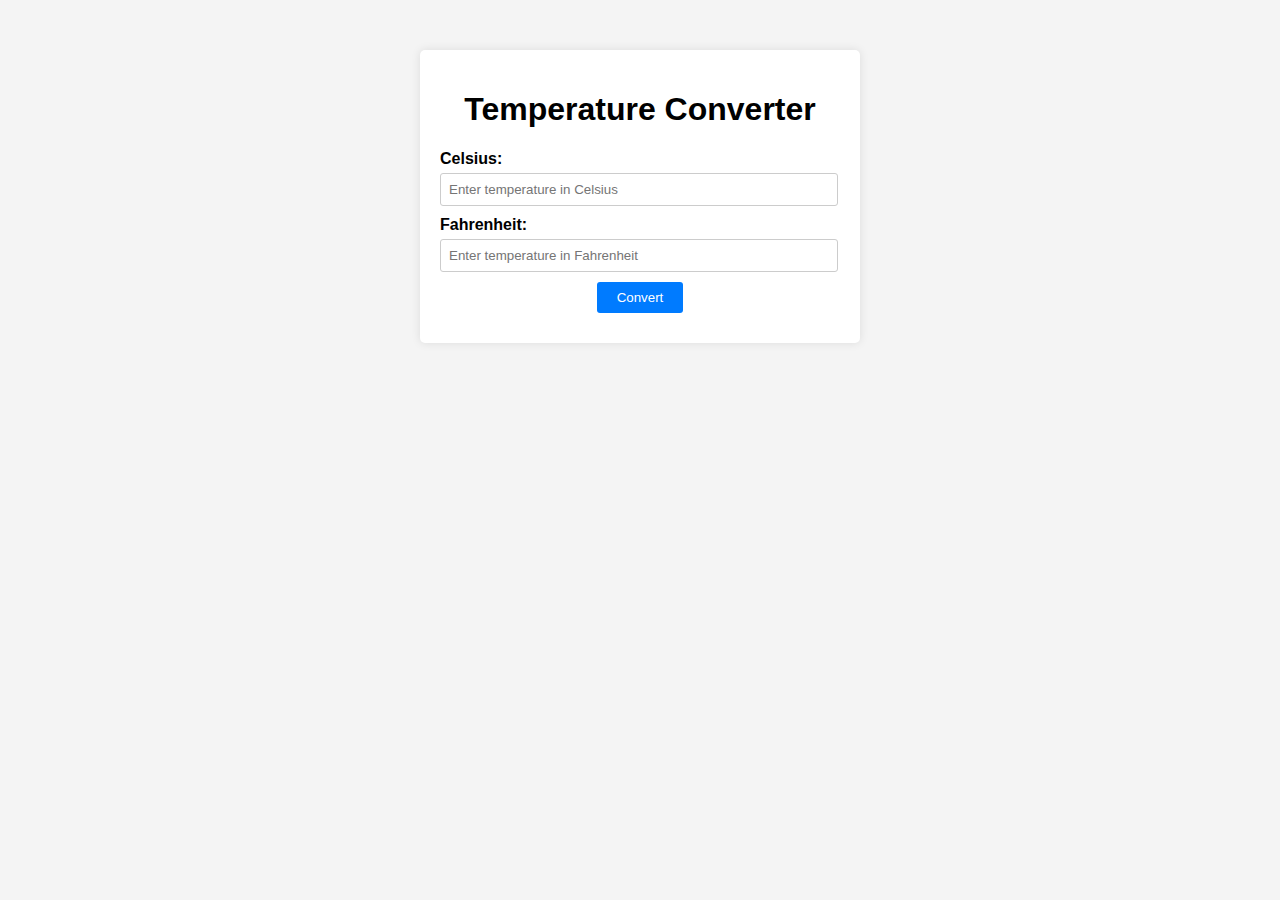
<file: 02-Temperature/index.html>
<!DOCTYPE html>
<html lang="en">
<head>
    <meta charset="UTF-8">
    <meta name="viewport" content="width=device-width, initial-scale=1.0">
    <link rel="stylesheet" href="styles.css">
    <title>Temperature Converter</title>
</head>
<body>
    <div class="container">
        <h1>Temperature Converter</h1>
        <div class="input-container">
            <label for="celsius">Celsius:</label>
            <input type="number" id="celsius" placeholder="Enter temperature in Celsius">
        </div>
        <div class="input-container">
            <label for="fahrenheit">Fahrenheit:</label>
            <input type="number" id="fahrenheit" placeholder="Enter temperature in Fahrenheit">
        </div>
        <button id="convertBtn">Convert</button>
    </div>
    <script src="script.js"></script>
</body>
</html>
</file>
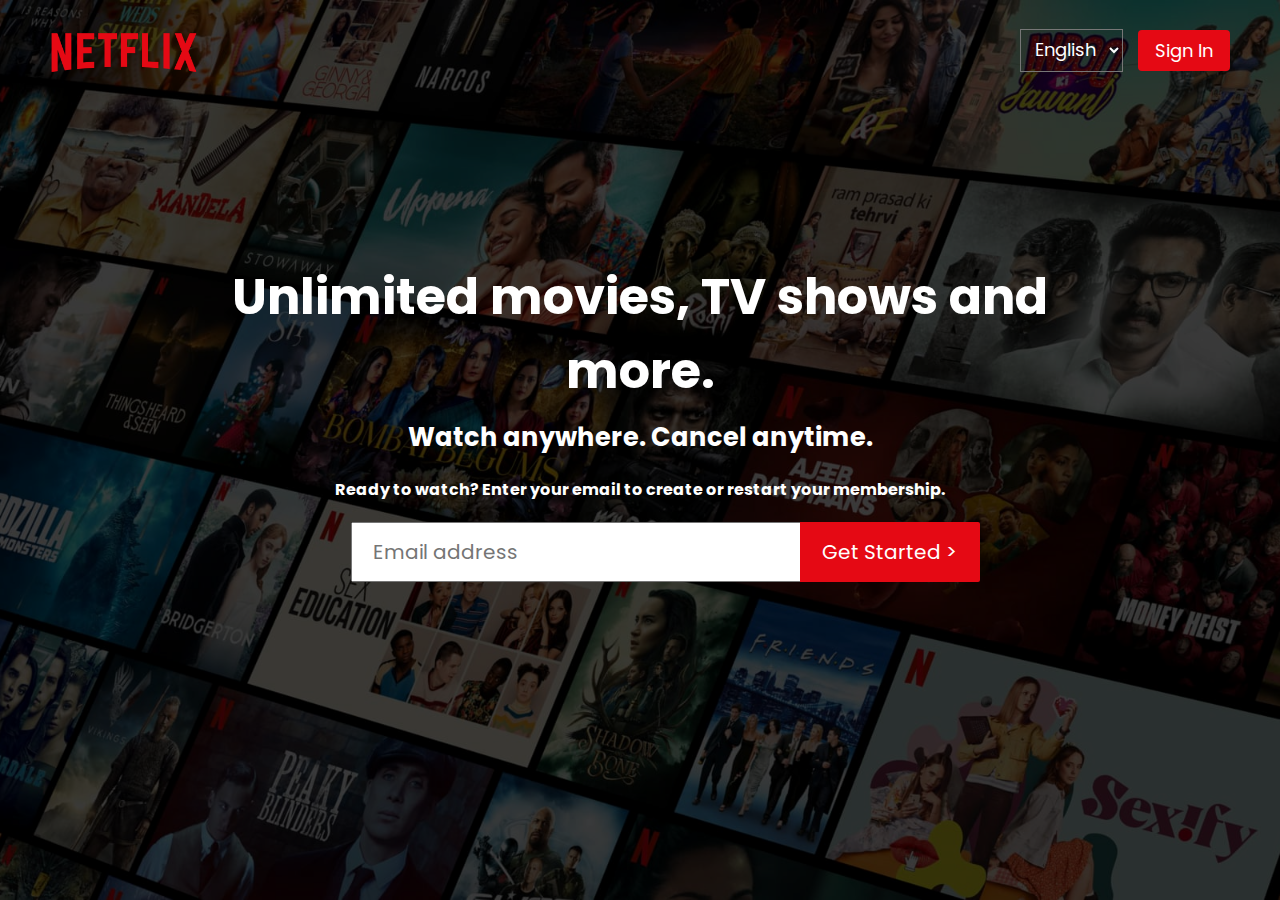
<file: 03-Netflix/index.html>
<!DOCTYPE html>
<html lang="en">

<head>
    <meta charset="UTF-8">
    <meta http-equiv="X-UA-Compatible" content="IE=edge">
    <meta name="viewport" content="width=device-width, initial-scale=1.0">
    <link rel="stylesheet" href="style.css">
    <title>Netflix India - Watch TV Shows Online, Watch Movies Online</title>
    <link rel="icon" type="image/png" href="images/netflx-icon.png"/>

</head>
<body>

    <div class="container">
        <nav class="navbar">
            <div class="left">
                <img src="images/netflix-logo.png" alt="">
            </div>
            <div class="right">
                <select name="language" class="language">
                    <option value="English">English</option>
                    <option value="Hindi">Hindi</option>
                </select>
                <button><a href="#">Sign In</a></button>
            </div>
        </nav>

        <div class="title">
            <div class="content">
                <h1>Unlimited movies, TV shows and more.</h1>
                <h2>Watch anywhere. Cancel anytime.</h2>
                <form action="#">
                    <h3>Ready to watch? Enter your email to create or restart your membership.</h3>
                    <div class="email">
                        <input type="email" name="email" placeholder="Email address" required>
                        <button><a href="#">Get Started  ></a></button>
                    </div>
                </form>
            </div>
        </div>
    </div>
</body>
</html>
</file>
<file: 02-Temperature/styles.css>
body {
    font-family: Arial, sans-serif;
    background-color: #f4f4f4;
    margin: 0;
    padding: 0;
}

.container {
    max-width: 400px;
    margin: 50px auto;
    background-color: #fff;
    padding: 20px;
    border-radius: 5px;
    box-shadow: 0 0 10px rgba(0, 0, 0, 0.1);
}

h1 {
    text-align: center;
}

.input-container {
    margin-bottom: 10px;
    margin-right: 20px;
}

label {
    display: block;
    font-weight: bold;
    margin-bottom: 5px;
}

input {
    width: 100%;
    padding: 8px;
    border: 1px solid #ccc;
    border-radius: 3px;
}

button {
    display: block;
    margin: 10px auto;
    padding: 8px 20px;
    background-color: #007bff;
    color: #fff;
    border: none;
    border-radius: 3px;
    cursor: pointer;
}

button:hover {
    background-color: #0056b3;
}
</file>
<file: 03-Netflix/style.css>
@import url('https://fonts.googleapis.com/css2?family=Poppins:wght@300&display=swap');

*{
    padding: 0;
    margin: 0;
    box-sizing: border-box;
    font-family: 'Poppins', sans-serif;
}
body{
    width: 100%;
    height: 100%;
    color: white;
    background: black;
}
.container::before{
    content: "";
    background: url(images/netflix-bg.jpg) no-repeat center center/cover;
    position: absolute;
    height: 100%;
    width: 100%;
    opacity: 0.3;
    z-index: -1;
}
.container .navbar{
    height: 100px;
    display: flex;
}
.container .navbar .left{
    height: 100%;
    display: flex;
    float: left;
}
.container .navbar .left img{
    height: 100px;
    position: absolute;
    left: 35px;
}
.container .navbar .right{
    display: flex;
    height: 100px;
    float: right;
    position: absolute;
    right: 50px;
}
.container .navbar .right .language{
    margin: auto;
    align-items: center;
    justify-content: center;
    font-size: 18px;
    padding: 7px 10px;
    color: white;
    background: none;
    cursor: pointer;
    margin-right: 15px;
}
.container .navbar .right .language option{
    background-color: grey;
}
.container .navbar .right button{
    margin: auto;
    align-items: center;
    justify-content: center;
    font-size: 18px;
    font-weight: 400;
    padding: 7px 17px;
    background: #e50914;
    cursor: pointer;
    outline: none;
    border-radius: 4px;
    border: none;
}
.container .navbar .right button a{
    text-decoration: none;
    color: white;
}
.container .title{
    padding: 70px 45px;
}
.container .title .content{
    width: 950px;
    margin: auto;
    padding: 75px 0;
    text-align: center;
}
.container .title .content h1{
    /* width: 650px; */
    font-weight: 500px bold;
    margin: auto;
    font-size: 3.1rem;
    text-align: center;
    margin-bottom: 10px;
    margin-top: 15px;
}
.container .title .content h2{
    width: 650px;
    margin: auto;
    font-size: 1.6rem;
    text-align: center;
}
.container .title .content form h3{
    font-size: 1rem;
    margin: 20px 0;
    text-align: center;
}
.container .title .content form .email{
    width: 1000px;
    margin: auto;
}
.container .title .content form .email input{
    height: 60px;
    width: 450px;
    margin: auto;
    padding: 20px;
    font-size: 20px;
    outline: none;
}
.container .title .content form .email button{
    margin: auto;
    height: 60px;
    width: 180px;
    align-items: center;
    justify-content: center;
    font-size: 20px;
    padding: 7px 17px;
    background: #e50914;
    cursor: pointer;
    outline: none;
    border-top-right-radius: 2px;
    border-bottom-right-radius: 2px;
    border: none;
    margin-left: -5px;
}
.container .title .content form .email button:hover{
    background-color: #f40612;
}
.container .title .content form .email button a{
    text-decoration: none;
    color: white;
}
</file>
